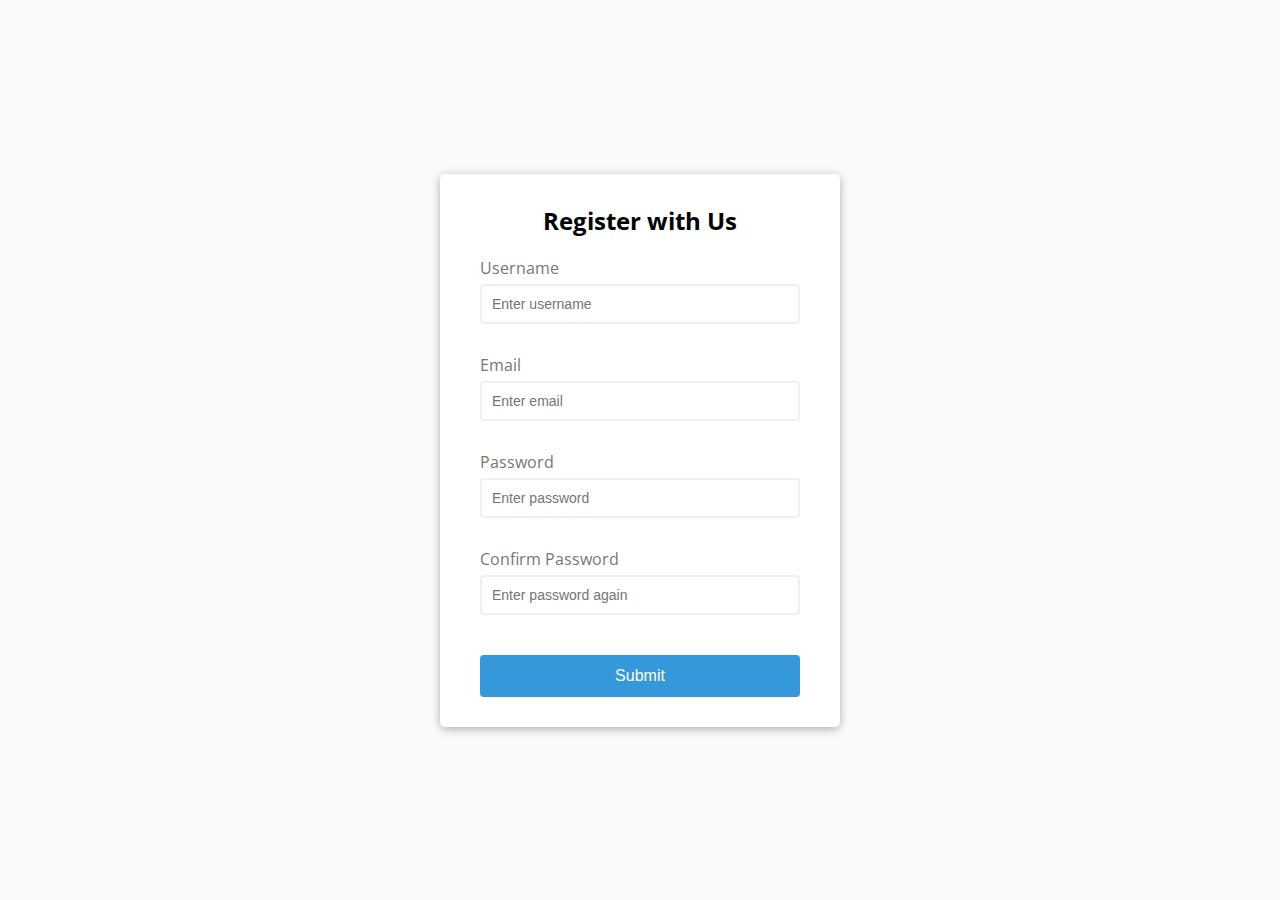
<file: Web Projects/Course - Vanilla 20 Web projects/1_Form Validator/index.html>
<!DOCTYPE html>
<html lang="en">
<head>
    <meta charset="UTF-8">
    <meta name="viewport" content="width=device-width, initial-scale=1.0">
    <title>Form Validator</title>
    <link rel="stylesheet" href="style.css">
</head>
<body>
    <div class="container">
        <form id="form" class="form">
            <h2>Register with Us</h2>
            <div class="form-control">
                <label for="username">Username</label>
                <input type="text" id="username" placeholder="Enter username">
                <small>Error message</small>
            </div>
            <div class="form-control">
                <label for="email">Email</label>
                <input type="text" id="email" placeholder="Enter email">
                <small>Error message</small>
            </div>
            <div class="form-control">
                <label for="password">Password</label>
                <input type="password" id="password" placeholder="Enter password">
                <small>Error message</small>
            </div>
            <div class="form-control">
                <label for="password2">Confirm Password</label>
                <input type="password" id="password2" placeholder="Enter password again">
                <small>Error message</small>
            </div>
            <button type="submit">Submit</button>
        </form>
    </div>
    <script src="script.js"></script>
</body>
</html>
</file>
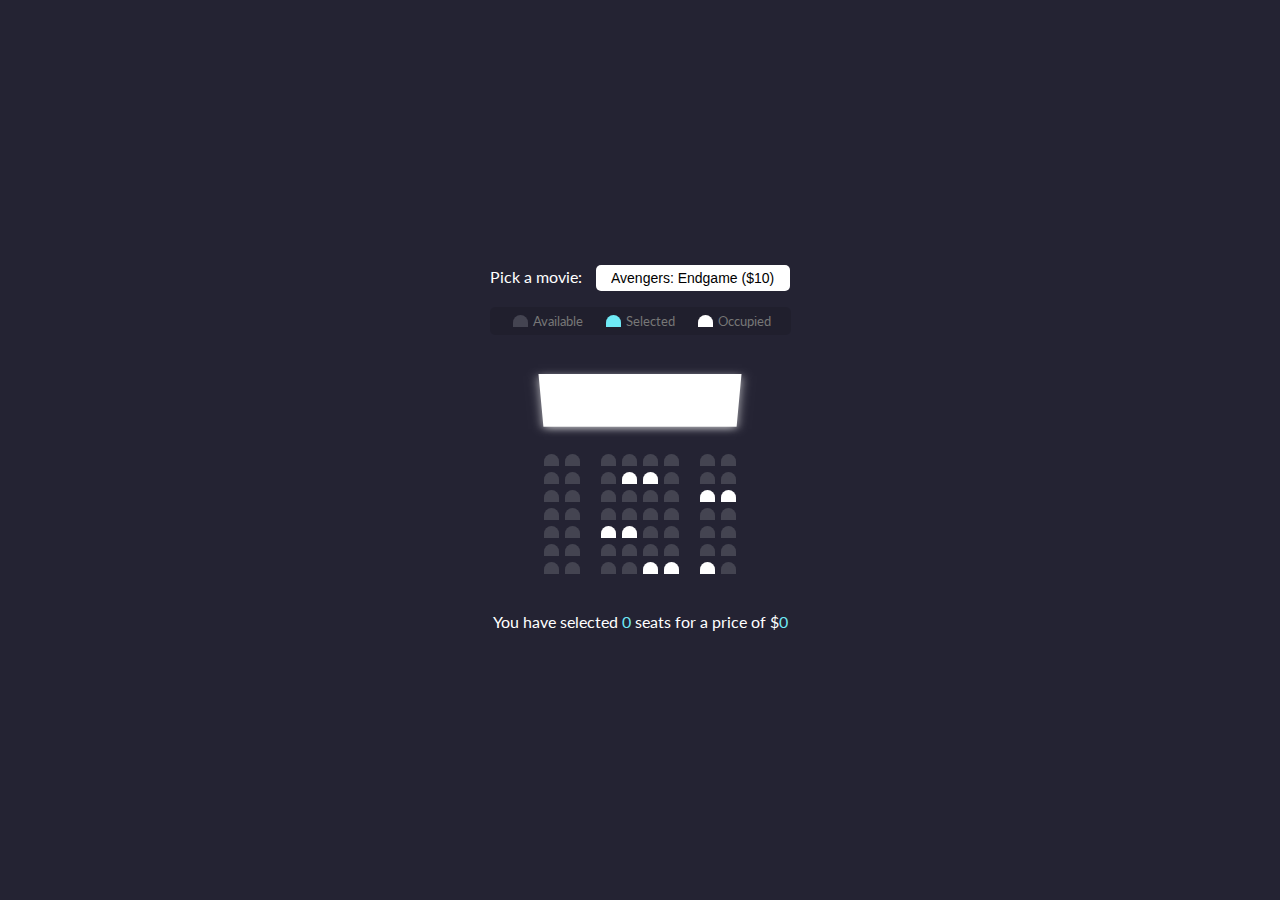
<file: Web Projects/Course - Vanilla 20 Web projects/2_Movie Seat Selector/index.html>
<!DOCTYPE html>
<html lang="en">
<head>
    <meta charset="UTF-8">
    <meta name="viewport" content="width=device-width, initial-scale=1.0">
    <link rel="stylesheet" href="style.css">
    <title>Movie Seat Selector</title>
</head>
<body>

    <div class="movie-container">
        <label>Pick a movie:</label>
        <select id="movie">
            <option value="10">Avengers: Endgame ($10)</option>
            <option value="12">Joker ($12)</option>
            <option value="8">Toy Story 4 ($8)</option>
            <option value="9">Lion King ($9)</option>
        </select>
    </div>
    <ul class="showcase">
        <li>
            <div class="seat"></div>
            <small>Available</small>
        </li>
        <li>
            <div class="seat selected"></div>
            <small>Selected</small>
        </li>
        <li>
            <div class="seat occupied"></div>
            <small>Occupied</small>
        </li>
    </ul>
    
    <div class="container">
        <div class="screen"></div>
        <div class="row">
            <div class="seat"></div>
            <div class="seat"></div>
            <div class="seat"></div>
            <div class="seat"></div>
            <div class="seat"></div>
            <div class="seat"></div>
            <div class="seat"></div>
            <div class="seat"></div>
        </div>
        <div class="row">
            <div class="seat"></div>
            <div class="seat"></div>
            <div class="seat"></div>
            <div class="seat occupied"></div>
            <div class="seat occupied"></div>
            <div class="seat"></div>
            <div class="seat"></div>
            <div class="seat"></div>
        </div>
        <div class="row">
            <div class="seat"></div>
            <div class="seat"></div>
            <div class="seat"></div>
            <div class="seat"></div>
            <div class="seat"></div>
            <div class="seat"></div>
            <div class="seat occupied"></div>
            <div class="seat occupied"></div>
        </div>
        <div class="row">
            <div class="seat"></div>
            <div class="seat"></div>
            <div class="seat"></div>
            <div class="seat"></div>
            <div class="seat"></div>
            <div class="seat"></div>
            <div class="seat"></div>
            <div class="seat"></div>
        </div>
        <div class="row">
            <div class="seat"></div>
            <div class="seat"></div>
            <div class="seat occupied"></div>
            <div class="seat occupied"></div>
            <div class="seat"></div>
            <div class="seat"></div>
            <div class="seat"></div>
            <div class="seat"></div>
        </div>
        <div class="row">
            <div class="seat"></div>
            <div class="seat"></div>
            <div class="seat"></div>
            <div class="seat"></div>
            <div class="seat"></div>
            <div class="seat"></div>
            <div class="seat"></div>
            <div class="seat"></div>
        </div>
        <div class="row">
            <div class="seat"></div>
            <div class="seat"></div>
            <div class="seat"></div>
            <div class="seat"></div>
            <div class="seat occupied"></div>
            <div class="seat occupied"></div>
            <div class="seat occupied"></div>
            <div class="seat"></div>
        </div>
    </div>
    <p class="text">You have selected <span id="count">0</span> seats for a price of $<span id="total">0</span></p>
    
    <script src="script.js"></script>
</body>
</html>
</file>
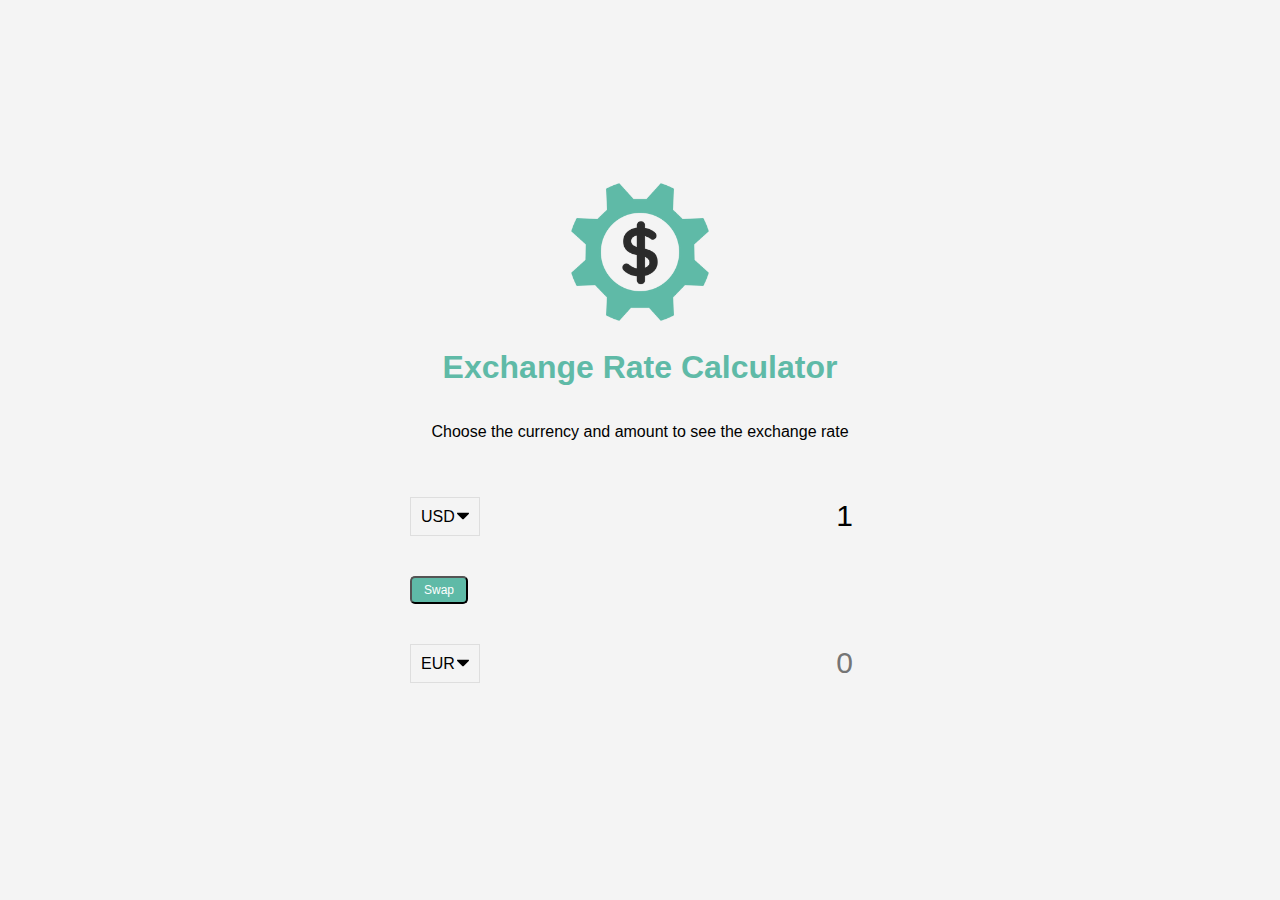
<file: Web Projects/Course - Vanilla 20 Web projects/4_Exchange Rate Calculator/index.html>
<!DOCTYPE html>
<html lang="en">
<head>
    <meta charset="UTF-8">
    <meta name="viewport" content="width=device-width, initial-scale=1.0">
    <link rel="stylesheet" href="style.css">
    <title>Exchange Rate Calculator</title>
</head>
<body>
    <img src="img/money.png" alt="" class="money-img">
    <h1>Exchange Rate Calculator</h1>
    <p>Choose the currency and amount to see the exchange rate</p>

    <div class="container">
        <div class="currency">
          <select id="currency-one">
            <option value="AED">AED</option>
            <option value="ARS">ARS</option>
            <option value="AUD">AUD</option>
            <option value="BGN">BGN</option>
            <option value="BRL">BRL</option>
            <option value="BSD">BSD</option>
            <option value="CAD">CAD</option>
            <option value="CHF">CHF</option>
            <option value="CLP">CLP</option>
            <option value="CNY">CNY</option>
            <option value="COP">COP</option>
            <option value="CZK">CZK</option>
            <option value="DKK">DKK</option>
            <option value="DOP">DOP</option>
            <option value="EGP">EGP</option>
            <option value="EUR">EUR</option>
            <option value="FJD">FJD</option>
            <option value="GBP">GBP</option>
            <option value="GTQ">GTQ</option>
            <option value="HKD">HKD</option>
            <option value="HRK">HRK</option>
            <option value="HUF">HUF</option>
            <option value="IDR">IDR</option>
            <option value="ILS">ILS</option>
            <option value="INR">INR</option>
            <option value="ISK">ISK</option>
            <option value="JPY">JPY</option>
            <option value="KRW">KRW</option>
            <option value="KZT">KZT</option>
            <option value="MXN">MXN</option>
            <option value="MYR">MYR</option>
            <option value="NOK">NOK</option>
            <option value="NZD">NZD</option>
            <option value="PAB">PAB</option>
            <option value="PEN">PEN</option>
            <option value="PHP">PHP</option>
            <option value="PKR">PKR</option>
            <option value="PLN">PLN</option>
            <option value="PYG">PYG</option>
            <option value="RON">RON</option>
            <option value="RUB">RUB</option>
            <option value="SAR">SAR</option>
            <option value="SEK">SEK</option>
            <option value="SGD">SGD</option>
            <option value="THB">THB</option>
            <option value="TRY">TRY</option>
            <option value="TWD">TWD</option>
            <option value="UAH">UAH</option>
            <option value="USD" selected>USD</option>
            <option value="UYU">UYU</option>
            <option value="VND">VND</option>
            <option value="ZAR">ZAR</option>
          </select>
          <input type="number" id="amount-one" placeholder="0" value="1" />
        </div>
  
        <div class="swap-rate-container">
          <button class="btn" id="swap">
            Swap
          </button>
          <div class="rate" id="rate"></div>
        </div>
  
        <div class="currency">
          <select id="currency-two">
            <option value="AED">AED</option>
            <option value="ARS">ARS</option>
            <option value="AUD">AUD</option>
            <option value="BGN">BGN</option>
            <option value="BRL">BRL</option>
            <option value="BSD">BSD</option>
            <option value="CAD">CAD</option>
            <option value="CHF">CHF</option>
            <option value="CLP">CLP</option>
            <option value="CNY">CNY</option>
            <option value="COP">COP</option>
            <option value="CZK">CZK</option>
            <option value="DKK">DKK</option>
            <option value="DOP">DOP</option>
            <option value="EGP">EGP</option>
            <option value="EUR" selected>EUR</option>
            <option value="FJD">FJD</option>
            <option value="GBP">GBP</option>
            <option value="GTQ">GTQ</option>
            <option value="HKD">HKD</option>
            <option value="HRK">HRK</option>
            <option value="HUF">HUF</option>
            <option value="IDR">IDR</option>
            <option value="ILS">ILS</option>
            <option value="INR">INR</option>
            <option value="ISK">ISK</option>
            <option value="JPY">JPY</option>
            <option value="KRW">KRW</option>
            <option value="KZT">KZT</option>
            <option value="MXN">MXN</option>
            <option value="MYR">MYR</option>
            <option value="NOK">NOK</option>
            <option value="NZD">NZD</option>
            <option value="PAB">PAB</option>
            <option value="PEN">PEN</option>
            <option value="PHP">PHP</option>
            <option value="PKR">PKR</option>
            <option value="PLN">PLN</option>
            <option value="PYG">PYG</option>
            <option value="RON">RON</option>
            <option value="RUB">RUB</option>
            <option value="SAR">SAR</option>
            <option value="SEK">SEK</option>
            <option value="SGD">SGD</option>
            <option value="THB">THB</option>
            <option value="TRY">TRY</option>
            <option value="TWD">TWD</option>
            <option value="UAH">UAH</option>
            <option value="USD">USD</option>
            <option value="UYU">UYU</option>
            <option value="VND">VND</option>
            <option value="ZAR">ZAR</option>
          </select>
          <input type="number" id="amount-two" placeholder="0" />
        </div>
      </div>
    <script src="script.js"></script>
</body>
</html>
</file>
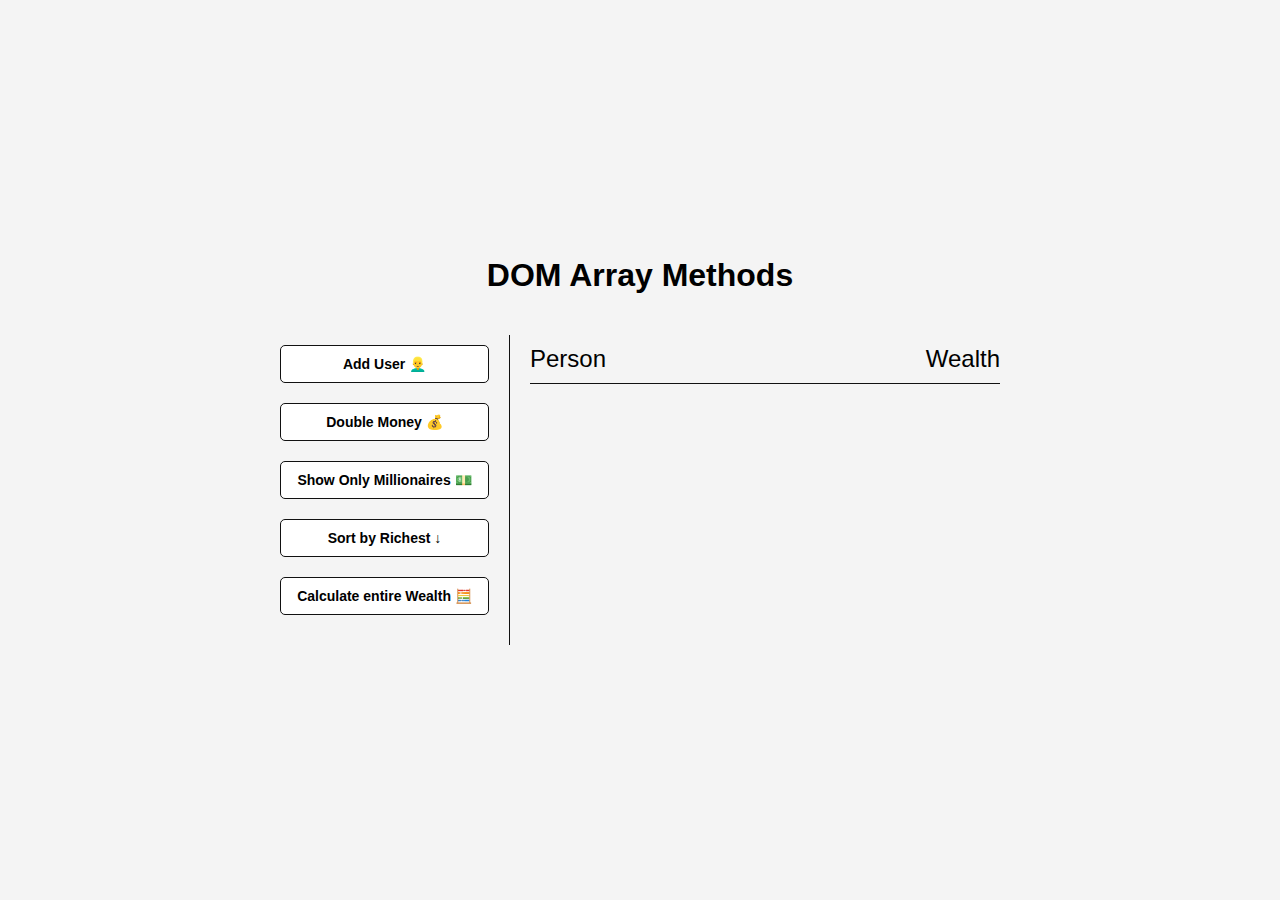
<file: Web Projects/Course - Vanilla 20 Web projects/5_DOM_Array_Methods/index.html>
<!DOCTYPE html>
<html lang="en">
<head>
    <meta charset="UTF-8">
    <meta name="viewport" content="width=device-width, initial-scale=1.0">
    <link rel="stylesheet" href="style.css">
    <title>DOM Array Methods</title>
</head>    
<body>
    <h1>DOM Array Methods</h1>

    <div class="container">
        <aside>
            <button id="add-user">Add User 👱‍♂️</button>
            <button id="double">Double Money 💰</button>
            <button id="show-millionaires">Show Only Millionaires 💵</button>
            <button id="sort">Sort by Richest ↓</button>
            <button id="calculate-wealth">Calculate entire Wealth 🧮</button>
          </aside>
    
          <main id="main">
              <h2><strong>Person</strong> Wealth</h2>
          </main>
    </div>

    <script src="script.js"></script>
</body>
</html>
</file>
<file: Web Projects/Course - Vanilla 20 Web projects/1_Form Validator/style.css>
@import url('https://fonts.googleapis.com/css2?family=Open+Sans:wght@300&display=swap');

:root {
    --success-color:#2ecc71;
    --error-color:#e74c3c;
}
* {
    box-sizing: border-box;
}

body {
    background-color: #f9fafb;
    font-family: 'Open Sans', sans-serif;
    display: flex;
    align-items: center;
    justify-content: center;
    min-height: 100vh;
    margin: 0;
}

.container {
    background-color: #fff;
    border-radius: 5px;
    box-shadow: 0px 2px 10px rgba(0, 0, 0, 0.3);
    width: 400px;
}

h2 {
    text-align: center;
    margin: 0px 0px 20px;
}

.form {
    padding: 30px 40px;
}

.form-control {
    margin-bottom: 10px;
    padding-bottom: 20px;
    position: relative;
}

.form-control label {
    color: #777;
    display: block;
    margin-bottom: 5px;
}

.form-control input {
    border: 2px solid #f0f0f0;
    border-radius: 4px;
    display: block;
    width: 100%;
    padding: 10px;
    font-size: 14px;
}   

.form-control input:focus {
    outline: 0;
    border-color: #777;
}

.form-control.success input {
    border-color: var(--success-color);
}

.form-control.error input {
    border-color: var(--error-color);
}

.form-control small{
    color: var(--error-color);
    position: absolute;
    bottom: 0;
    left: 0;
    visibility: hidden;
}

.form-control.error small{
      visibility: visible;
}

.form button {
    cursor: pointer;
    background-color: #3498db;
    border: 2px solid #3498db;
    color: white;
    font-size: 16px;
    width: 100%;
    padding: 10px;
    margin-top: 20px;
    display: block;
    border-radius: 4px;

}
</file>
<file: Web Projects/Course - Vanilla 20 Web projects/2_Movie Seat Selector/style.css>
@import url('https://fonts.googleapis.com/css2?family=Lato&display=swap');

* {
    box-sizing: border-box;
}

body {
    background-color: #242333;
    display: flex;
    color: #fff;
    flex-direction: column;
    align-items: center;
    justify-content: center;
    height: 100vh;
    font-family: 'Lato', sans-serif;
    margin: 0;
}

.movie-containter {
    margin: 20px 0;
}

.container {
    perspective: 1000px;
    margin-bottom: 30px;
}

.movie-container select {
    background-color: #fff;
    border: 0px;
    border-radius: 5px;
    font-size: 14px;
    margin-left: 10px;
    padding: 5px 15px 5px 15px;
    -moz-appearance: none;
    -webkit-appearance: none;
    appearance: none;
}

.seat {
    background-color: #444451;
    height: 12px;
    width: 15px;
    margin: 3px;
    border-top-left-radius: 10px;
    border-top-right-radius: 10px;
}

.seat.selected {
    background-color: #6feaf6;
}

.seat.occupied {
    background-color: #fff;
}

.seat:nth-of-type(2) {
    margin-right: 18px;
}

.seat:nth-last-of-type(2) {
    margin-left: 18px;
}

.seat:not(.occupied):hover {
    cursor: pointer;
    transform: scale(1.2);
}

.showcase {
    background-color: rgba(0, 0, 0, 0.1);
    padding: 5px 10px;
    border-radius: 5px;
    color: #777;
    list-style-type: none;
    display: flex;
    justify-content: space-between;
}

.showcase li {
    display: flex;
    align-items: center;
    justify-content: center;
    margin: 0 10px;
}

.showcase li small {
    margin-left: 2px;
}
.showcase .seat:not(.occupied):hover {
    cursor: default;
    transform: scale(1);
}

.screen {
    background-color: #fff;
    height: 70px;
    width: 100%;
    margin: 15px 0;
    transform: rotateX(-45deg);
    box-shadow: 0 3px 10px rgba(255, 255, 255, 0.7);
}

.row {
    display: flex;
}

p.text {
    margin: 5px 0;
}

p.text span {
    color: #6feaf6;
}
</file>
<file: Web Projects/Course - Vanilla 20 Web projects/4_Exchange Rate Calculator/style.css>
:root {
    --primary-color:#5fbaa7;
}

* {
    box-sizing: border-box;
}

body {
    background-color: #f4f4f4;
    display: flex;
    font-family: Arial, Helvetica, sans-serif;
    flex-direction: column;
    align-items: center;
    justify-content: center;
    height: 100vh;
    margin: 0;
    padding: 20px;

}

h1 {
    color: var(--primary-color);
}

p {
    text-align: center;
}

.btn {
    color: #fff;
    background-color: var(--primary-color);
    cursor: pointer;
    border-radius: 5px;
    font-size: 12px;
    padding: 5px 12px;
}

.money-img {
    width: 150px;
}

.currency {
    padding: 40px 0;
    display: flex;
    align-items: center;
    justify-content: space-between;
}

.currency select {
    padding: 10px 20px 10px 10px;
    -moz-appearance: none;
    -webkit-appearance: none;
    appearance: none;
    border: 1px solid #dedede;
    font-size: 16px;
    /*  You may not need these following lines. The arrow did not show for me on MacOS/Chrome so I added it. Just remove it if you would like  */
    background: transparent;
    background-image: url('data:image/svg+xml;charset=US-ASCII,%3Csvg%20xmlns%3D%22http%3A%2F%2Fwww.w3.org%2F2000%2Fsvg%22%20width%3D%22292.4%22%20height%3D%22292.4%22%3E%3Cpath%20fill%3D%22%20000002%22%20d%3D%22M287%2069.4a17.6%2017.6%200%200%200-13-5.4H18.4c-5%200-9.3%201.8-12.9%205.4A17.6%2017.6%200%200%200%200%2082.2c0%205%201.8%209.3%205.4%2012.9l128%20127.9c3.6%203.6%207.8%205.4%2012.8%205.4s9.2-1.8%2012.8-5.4L287%2095c3.5-3.5%205.4-7.8%205.4-12.8%200-5-1.9-9.2-5.5-12.8z%22%2F%3E%3C%2Fsvg%3E');
    background-position: right 10px top 50%, 0, 0;
    background-size: 12px auto, 100%;
    background-repeat: no-repeat;
  }
  
  .currency input {
    border: 0;
    background: transparent;
    font-size: 30px;
    text-align: right;
  }
  
  .swap-rate-container {
    display: flex;
    align-items: center;
    justify-content: space-between;
  }
  
  .rate {
    color: var(--primary-color);
    font-size: 14px;
    padding: 0 10px;
  }
  
  select:focus,
  input:focus,
  button:focus {
    outline: 0;
  }
  
  @media (max-width: 600px) {
    .currency input {
      width: 200px;
    }
  }
</file>
<file: Web Projects/Course - Vanilla 20 Web projects/5_DOM_Array_Methods/style.css>
* {
    box-sizing: border-box;
}

body {
    background-color: #f4f4f4;
    font-family: Arial, Helvetica, sans-serif;
    display: flex;
    flex-direction: column;
    min-height: 100vh;
    margin: 0;
    justify-content: center;
    align-items: center;
}

.container {
    display: flex;
    padding: 20px;
    margin: 0;
    max-width: 100%;
    width: 800px;
}

aside {
    padding: 10px 20px;
    width: 250px;
    border-right: 1px solid #111;
}

button {
    background-color: #fff;
    border: 1px solid #111;
    border-radius: 5px;
    cursor: pointer;
    display: block;
    width: 100%;
    padding: 10px;
    margin-bottom: 20px;
    font-weight: bold;
    font-size: 14px;
}

main {
    flex: 1;
    padding: 10px 20px;
}

h2 {
    border-bottom: 1px solid #111;
    padding-bottom: 10px;
    display: flex;
    justify-content: space-between;
    font-weight: 300;
    margin: 0 0 20px;
}

h3 {
    background-color: #fff;
    border-bottom: 1px solid #111;
    padding: 10px;
    display: flex;
    justify-content: space-between;
    font-weight: 300;
    margin: 20px 0 0;
}

.person {
    display: flex;
    justify-content: space-between;
    font-size: 20px;
    margin-bottom: 0 0 20px;
}
</file>
